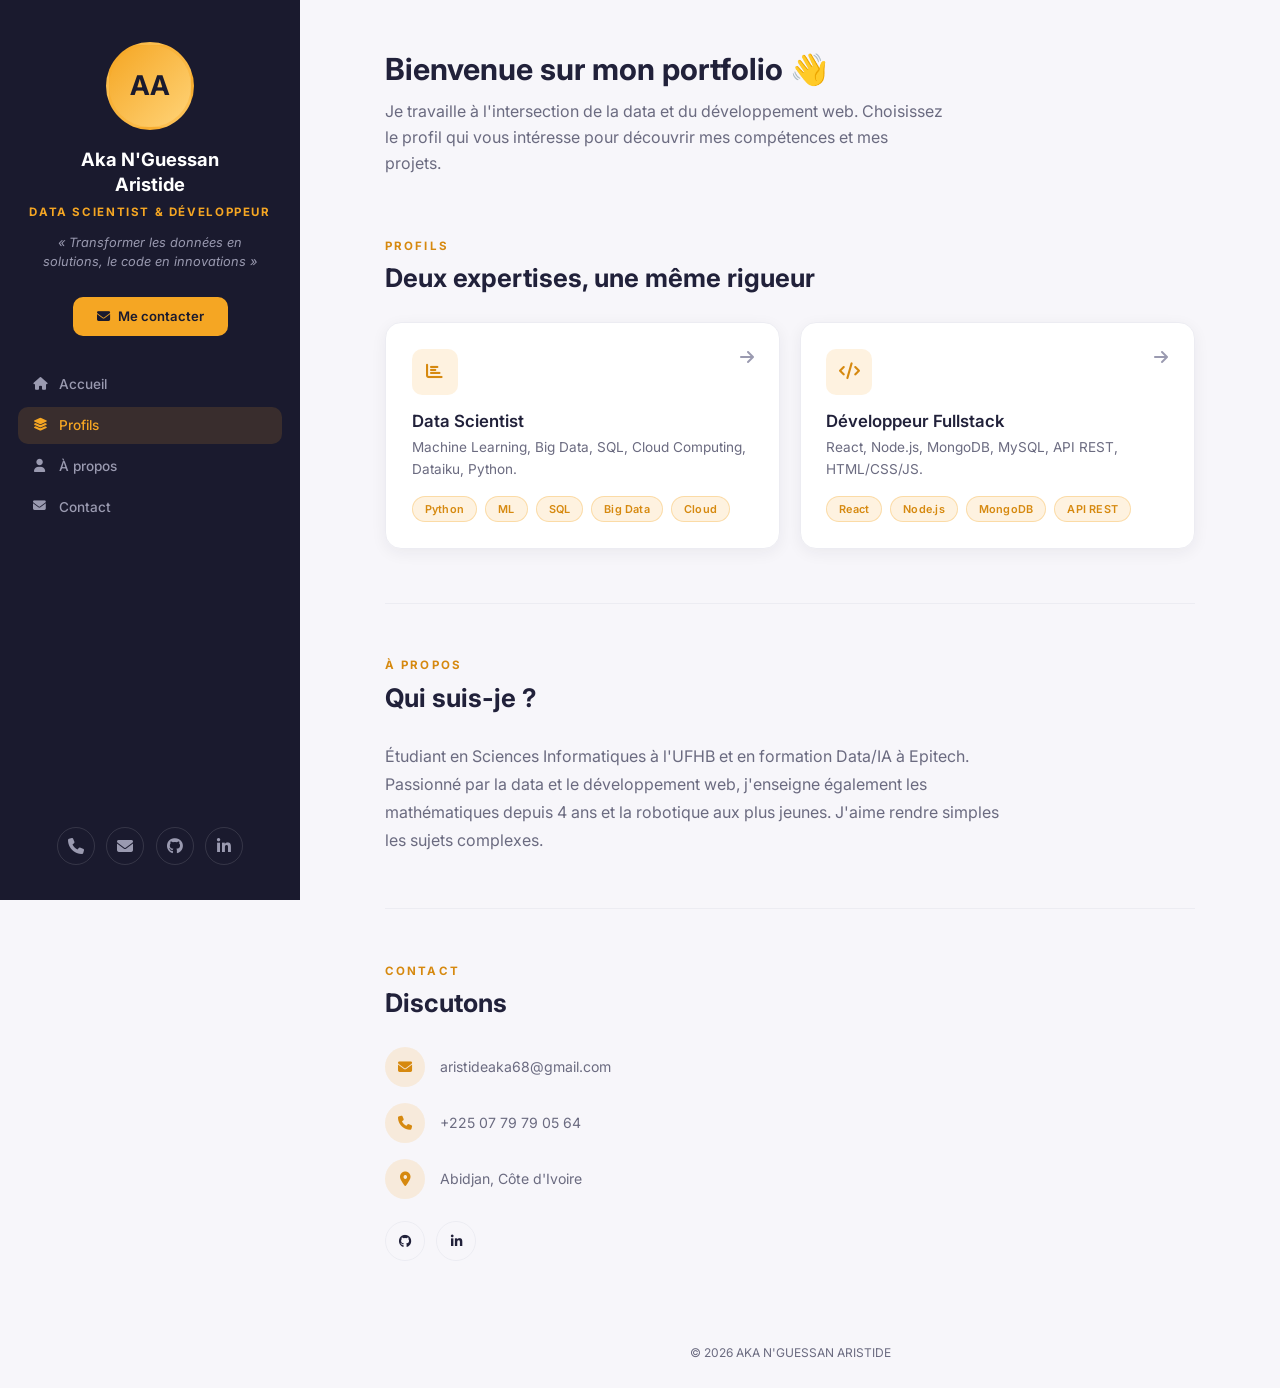
<file: index.html>
<!DOCTYPE html>
<html lang="fr">
<head>
    <meta charset="UTF-8">
    <meta name="viewport" content="width=device-width, initial-scale=1.0">
    <title>AKA N'GUESSAN ARISTIDE — Portfolio</title>
    <link rel="stylesheet" href="https://cdnjs.cloudflare.com/ajax/libs/font-awesome/6.4.0/css/all.min.css">
    <link href="https://fonts.googleapis.com/css2?family=Inter:wght@300;400;500;600;700&display=swap" rel="stylesheet">
    <link rel="stylesheet" href="css/style.css">
</head>
<body>

    <!-- Sidebar -->
    <aside class="sidebar">
        <div>
            <div class="sidebar-top">
                <div class="avatar">AA</div>
                <h1 class="sidebar-name">Aka N'Guessan<br>Aristide</h1>
                <p class="sidebar-title">Data Scientist &amp; Développeur</p>
                <p class="sidebar-tagline">« Transformer les données en solutions, le code en innovations »</p>
                <a href="#contact" class="btn-gold"><i class="fas fa-envelope text-xs"></i> Me contacter</a>
            </div>

            <nav class="sidebar-nav">
                <a href="#accueil" class="nav-link active"><i class="fas fa-home"></i> Accueil</a>
                <a href="#profils" class="nav-link"><i class="fas fa-layer-group"></i> Profils</a>
                <a href="#apropos" class="nav-link"><i class="fas fa-user"></i> À propos</a>
                <a href="#contact" class="nav-link"><i class="fas fa-envelope"></i> Contact</a>
            </nav>
        </div>

        <div class="sidebar-contact">
            <a href="tel:+2250779790564" class="contact-icon" title="Téléphone"><i class="fas fa-phone"></i></a>
            <a href="mailto:aristideaka68@gmail.com" class="contact-icon" title="Email"><i class="fas fa-envelope"></i></a>
            <a href="#" class="contact-icon" title="GitHub"><i class="fab fa-github"></i></a>
            <a href="#" class="contact-icon" title="LinkedIn"><i class="fab fa-linkedin-in"></i></a>
        </div>
    </aside>

    <!-- Contenu -->
    <main>
        <div class="content-inner">

            <!-- Hero / Accueil -->
            <section id="accueil" class="hero-intro fade-in">
                <h2>Bienvenue sur mon portfolio 👋</h2>
                <p>Je travaille à l'intersection de la data et du développement web. Choisissez le profil
                    qui vous intéresse pour découvrir mes compétences et mes projets.</p>
            </section>

            <!-- Profils -->
            <section id="profils" class="section fade-in">
                <p class="section-label">Profils</p>
                <h2 class="section-title">Deux expertises, une même rigueur</h2>
                <div style="display:grid;gap:1.2rem;" class="md-grid-2">

                    <a href="data-scientist.html" class="card" style="display:block;">
                        <div style="display:flex;align-items:flex-start;justify-content:space-between;margin-bottom:1rem;">
                            <div class="icon-box" style="margin-bottom:0;"><i class="fas fa-chart-bar"></i></div>
                            <i class="fas fa-arrow-right" style="color:var(--gray-400);"></i>
                        </div>
                        <h3 style="font-weight:600;color:var(--ink);font-size:1.05rem;margin-bottom:.4rem;">Data Scientist</h3>
                        <p style="font-size:.85rem;color:var(--gray-600);margin-bottom:1rem;line-height:1.6;">
                            Machine Learning, Big Data, SQL, Cloud Computing, Dataiku, Python.
                        </p>
                        <div style="display:flex;flex-wrap:wrap;gap:.5rem;">
                            <span class="tag-gold">Python</span>
                            <span class="tag-gold">ML</span>
                            <span class="tag-gold">SQL</span>
                            <span class="tag-gold">Big Data</span>
                            <span class="tag-gold">Cloud</span>
                        </div>
                    </a>

                    <a href="fullstack.html" class="card" style="display:block;">
                        <div style="display:flex;align-items:flex-start;justify-content:space-between;margin-bottom:1rem;">
                            <div class="icon-box" style="margin-bottom:0;"><i class="fas fa-code"></i></div>
                            <i class="fas fa-arrow-right" style="color:var(--gray-400);"></i>
                        </div>
                        <h3 style="font-weight:600;color:var(--ink);font-size:1.05rem;margin-bottom:.4rem;">Développeur Fullstack</h3>
                        <p style="font-size:.85rem;color:var(--gray-600);margin-bottom:1rem;line-height:1.6;">
                            React, Node.js, MongoDB, MySQL, API REST, HTML/CSS/JS.
                        </p>
                        <div style="display:flex;flex-wrap:wrap;gap:.5rem;">
                            <span class="tag-gold">React</span>
                            <span class="tag-gold">Node.js</span>
                            <span class="tag-gold">MongoDB</span>
                            <span class="tag-gold">API REST</span>
                        </div>
                    </a>
                </div>
            </section>

            <!-- À propos -->
            <section id="apropos" class="section fade-in">
                <p class="section-label">À propos</p>
                <h2 class="section-title">Qui suis-je ?</h2>
                <p class="lead">
                    Étudiant en Sciences Informatiques à l'UFHB et en formation Data/IA à Epitech.
                    Passionné par la data et le développement web, j'enseigne également les mathématiques
                    depuis 4 ans et la robotique aux plus jeunes. J'aime rendre simples les sujets complexes.
                </p>
            </section>

            <!-- Contact -->
            <section id="contact" class="section fade-in">
                <p class="section-label">Contact</p>
                <h2 class="section-title">Discutons</h2>
                <div style="display:flex;flex-direction:column;gap:1rem;max-width:420px;">
                    <a href="mailto:aristideaka68@gmail.com" style="display:flex;align-items:center;gap:.9rem;font-size:.88rem;color:var(--gray-600);">
                        <span class="contact-icon-light"><i class="fas fa-envelope"></i></span>
                        aristideaka68@gmail.com
                    </a>
                    <a href="tel:+2250779790564" style="display:flex;align-items:center;gap:.9rem;font-size:.88rem;color:var(--gray-600);">
                        <span class="contact-icon-light"><i class="fas fa-phone"></i></span>
                        +225 07 79 79 05 64
                    </a>
                    <div style="display:flex;align-items:center;gap:.9rem;font-size:.88rem;color:var(--gray-600);">
                        <span class="contact-icon-light"><i class="fas fa-map-marker-alt"></i></span>
                        Abidjan, Côte d'Ivoire
                    </div>
                    <div style="display:flex;gap:.7rem;padding-top:.4rem;">
                        <a href="#" class="btn-outline" style="width:40px;height:40px;padding:0;border-radius:50%;"><i class="fab fa-github"></i></a>
                        <a href="#" class="btn-outline" style="width:40px;height:40px;padding:0;border-radius:50%;"><i class="fab fa-linkedin-in"></i></a>
                    </div>
                </div>
            </section>

        </div>

        <footer class="content-footer">
            © 2026 AKA N'GUESSAN ARISTIDE
        </footer>
    </main>

    <style>
        @media (min-width: 768px) {
            .md-grid-2 { grid-template-columns: repeat(2, 1fr); }
        }
    </style>

    <script src="js/main.js"></script>
</body>
</html>
</file>
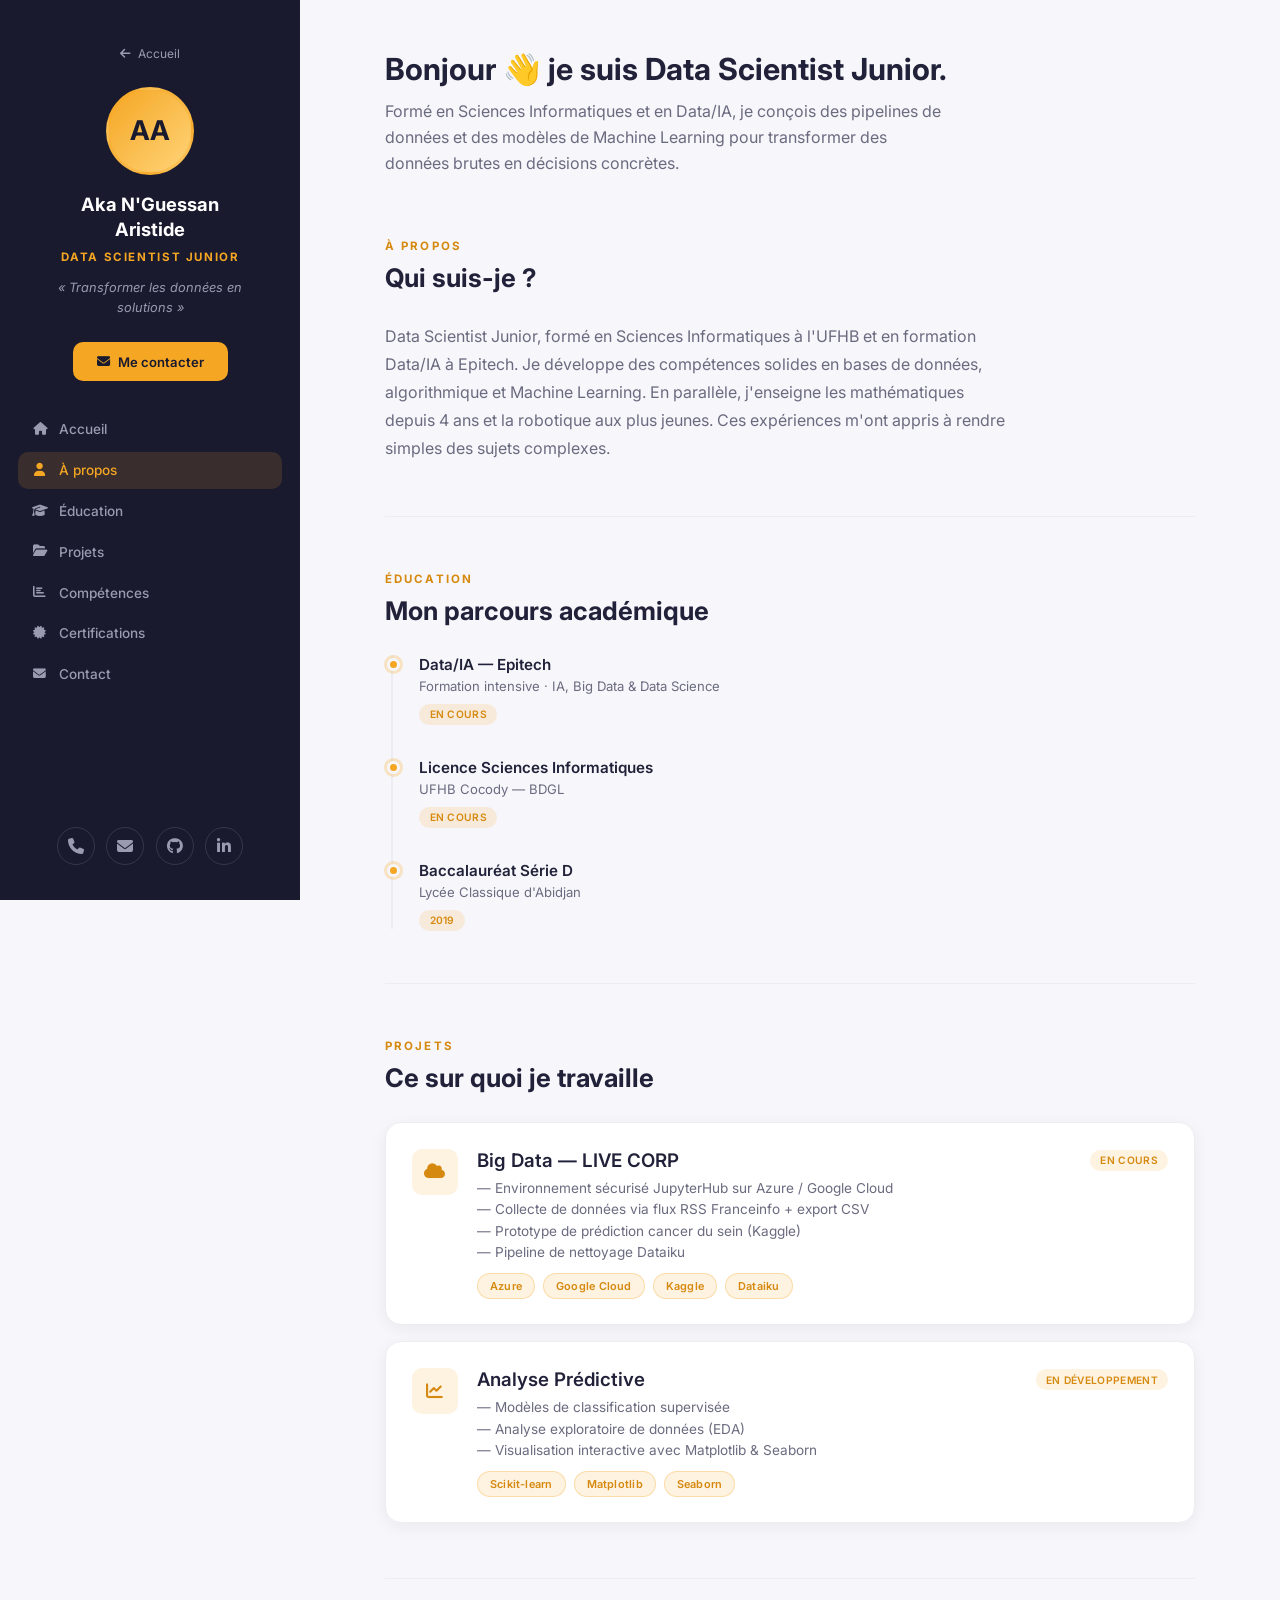
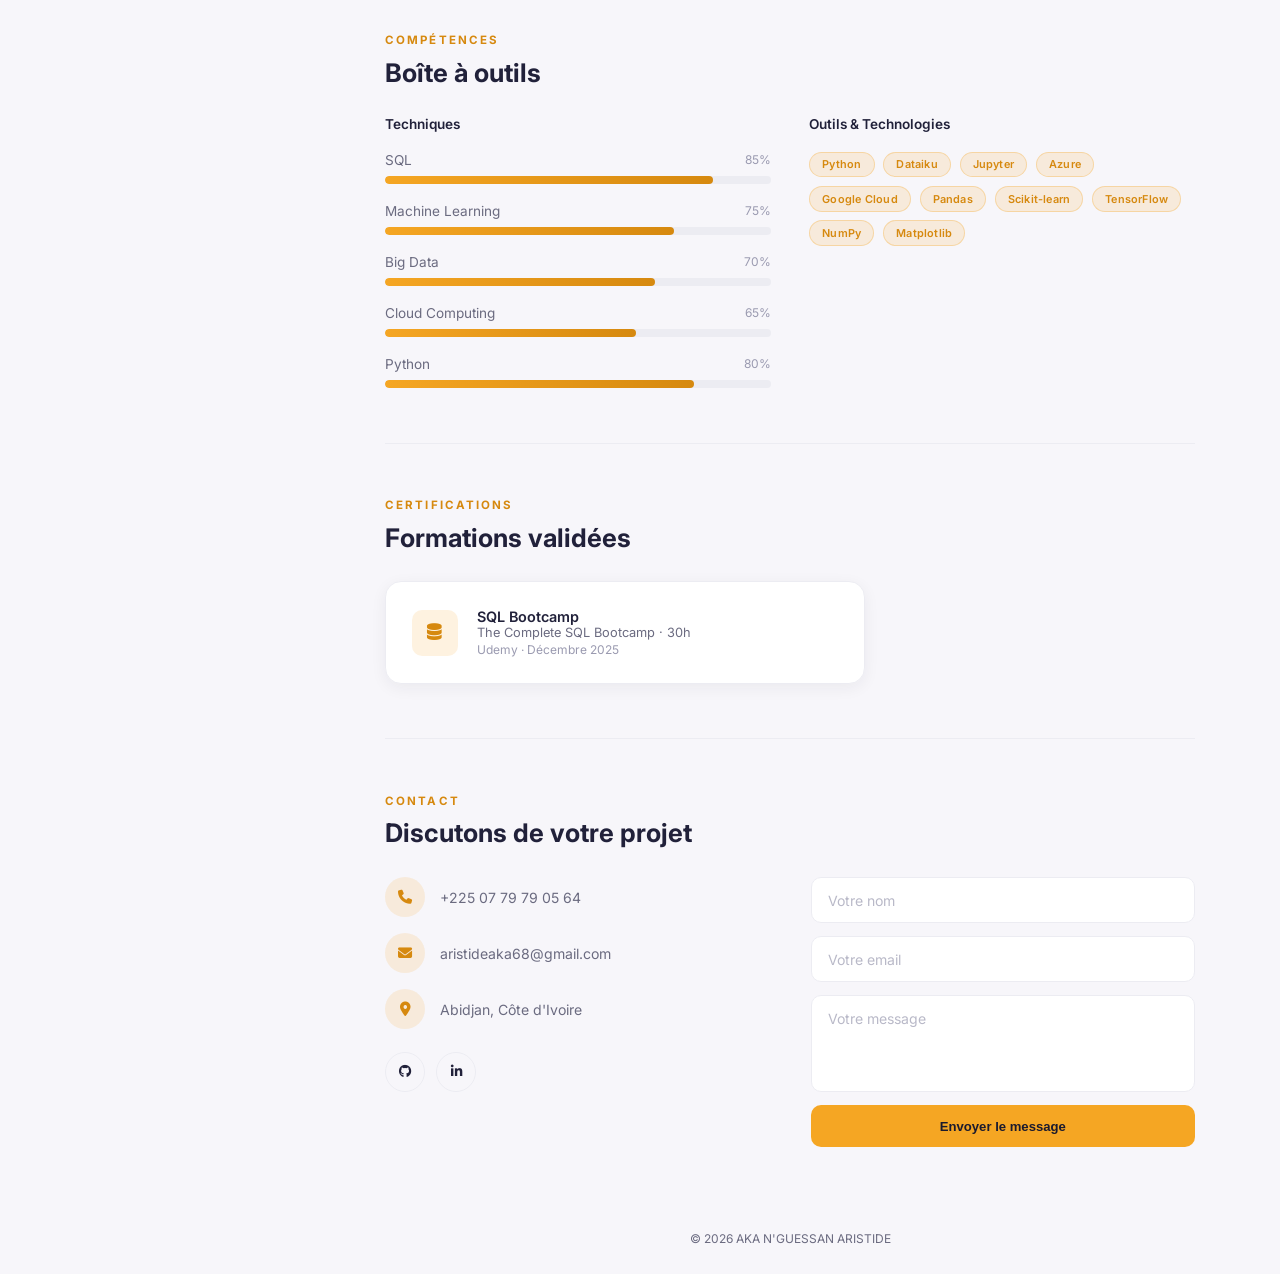
<file: data-scientist.html>
<!DOCTYPE html>
<html lang="fr">
<head>
    <meta charset="UTF-8">
    <meta name="viewport" content="width=device-width, initial-scale=1.0">
    <title>Data Scientist — AKA N'GUESSAN ARISTIDE</title>
    <link rel="stylesheet" href="https://cdnjs.cloudflare.com/ajax/libs/font-awesome/6.4.0/css/all.min.css">
    <link href="https://fonts.googleapis.com/css2?family=Inter:wght@300;400;500;600;700&display=swap" rel="stylesheet">
    <link rel="stylesheet" href="css/style.css">
</head>
<body>

    <!-- Sidebar -->
    <aside class="sidebar">
        <div>
            <div class="sidebar-top">
                <a href="index.html" class="sidebar-back"><i class="fas fa-arrow-left"></i> Accueil</a>
                <div class="avatar">AA</div>
                <h1 class="sidebar-name">Aka N'Guessan<br>Aristide</h1>
                <p class="sidebar-title">Data Scientist Junior</p>
                <p class="sidebar-tagline">« Transformer les données en solutions »</p>
                <a href="#contact" class="btn-gold"><i class="fas fa-envelope text-xs"></i> Me contacter</a>
            </div>

            <nav class="sidebar-nav">
                <a href="#accueil" class="nav-link active"><i class="fas fa-home"></i> Accueil</a>
                <a href="#apropos" class="nav-link"><i class="fas fa-user"></i> À propos</a>
                <a href="#education" class="nav-link"><i class="fas fa-graduation-cap"></i> Éducation</a>
                <a href="#projets" class="nav-link"><i class="fas fa-folder-open"></i> Projets</a>
                <a href="#competences" class="nav-link"><i class="fas fa-chart-bar"></i> Compétences</a>
                <a href="#certifications" class="nav-link"><i class="fas fa-certificate"></i> Certifications</a>
                <a href="#contact" class="nav-link"><i class="fas fa-envelope"></i> Contact</a>
            </nav>
        </div>

        <div class="sidebar-contact">
            <a href="tel:+2250779790564" class="contact-icon" title="Téléphone"><i class="fas fa-phone"></i></a>
            <a href="mailto:aristideaka68@gmail.com" class="contact-icon" title="Email"><i class="fas fa-envelope"></i></a>
            <a href="#" class="contact-icon" title="GitHub"><i class="fab fa-github"></i></a>
            <a href="#" class="contact-icon" title="LinkedIn"><i class="fab fa-linkedin-in"></i></a>
        </div>
    </aside>

    <!-- Contenu -->
    <main>
        <div class="content-inner">

            <!-- Hero / Accueil -->
            <section id="accueil" class="hero-intro fade-in">
                <h2>Bonjour 👋 je suis Data Scientist Junior.</h2>
                <p>Formé en Sciences Informatiques et en Data/IA, je conçois des pipelines de données et des modèles
                    de Machine Learning pour transformer des données brutes en décisions concrètes.</p>
            </section>

            <!-- À propos -->
            <section id="apropos" class="section fade-in">
                <p class="section-label">À propos</p>
                <h2 class="section-title">Qui suis-je ?</h2>
                <p class="lead">
                    Data Scientist Junior, formé en Sciences Informatiques à l'UFHB et en formation Data/IA à Epitech.
                    Je développe des compétences solides en bases de données, algorithmique et Machine Learning.
                    En parallèle, j'enseigne les mathématiques depuis 4 ans et la robotique aux plus jeunes.
                    Ces expériences m'ont appris à rendre simples des sujets complexes.
                </p>
            </section>

            <!-- Éducation -->
            <section id="education" class="section fade-in">
                <p class="section-label">Éducation</p>
                <h2 class="section-title">Mon parcours académique</h2>
                <div class="timeline">
                    <div class="timeline-item">
                        <span class="timeline-dot"></span>
                        <div class="timeline-content">
                            <h3>Data/IA — Epitech</h3>
                            <p>Formation intensive · IA, Big Data &amp; Data Science</p>
                            <span class="badge-status">En cours</span>
                        </div>
                    </div>
                    <div class="timeline-item">
                        <span class="timeline-dot"></span>
                        <div class="timeline-content">
                            <h3>Licence Sciences Informatiques</h3>
                            <p>UFHB Cocody — BDGL</p>
                            <span class="badge-status">En cours</span>
                        </div>
                    </div>
                    <div class="timeline-item">
                        <span class="timeline-dot"></span>
                        <div class="timeline-content">
                            <h3>Baccalauréat Série D</h3>
                            <p>Lycée Classique d'Abidjan</p>
                            <span class="badge-status">2019</span>
                        </div>
                    </div>
                </div>
            </section>

            <!-- Projets -->
            <section id="projets" class="section fade-in">
                <p class="section-label">Projets</p>
                <h2 class="section-title">Ce sur quoi je travaille</h2>
                <div class="space-y-4" style="display:flex;flex-direction:column;gap:1rem;">

                    <div class="card">
                        <div style="display:flex;align-items:flex-start;gap:1.2rem;">
                            <div class="icon-box"><i class="fas fa-cloud"></i></div>
                            <div style="flex:1;">
                                <div style="display:flex;align-items:center;justify-content:space-between;gap:.5rem;margin-bottom:.5rem;">
                                    <h3 style="font-weight:600;color:var(--ink);">Big Data — LIVE CORP</h3>
                                    <span class="badge-status">En cours</span>
                                </div>
                                <ul style="display:flex;flex-direction:column;gap:.35rem;margin-bottom:.8rem;">
                                    <li style="font-size:.85rem;color:var(--gray-600);">— Environnement sécurisé JupyterHub sur Azure / Google Cloud</li>
                                    <li style="font-size:.85rem;color:var(--gray-600);">— Collecte de données via flux RSS Franceinfo + export CSV</li>
                                    <li style="font-size:.85rem;color:var(--gray-600);">— Prototype de prédiction cancer du sein (Kaggle)</li>
                                    <li style="font-size:.85rem;color:var(--gray-600);">— Pipeline de nettoyage Dataiku</li>
                                </ul>
                                <div style="display:flex;flex-wrap:wrap;gap:.5rem;">
                                    <span class="tag-gold">Azure</span>
                                    <span class="tag-gold">Google Cloud</span>
                                    <span class="tag-gold">Kaggle</span>
                                    <span class="tag-gold">Dataiku</span>
                                </div>
                            </div>
                        </div>
                    </div>

                    <div class="card">
                        <div style="display:flex;align-items:flex-start;gap:1.2rem;">
                            <div class="icon-box"><i class="fas fa-chart-line"></i></div>
                            <div style="flex:1;">
                                <div style="display:flex;align-items:center;justify-content:space-between;gap:.5rem;margin-bottom:.5rem;">
                                    <h3 style="font-weight:600;color:var(--ink);">Analyse Prédictive</h3>
                                    <span class="badge-status">En développement</span>
                                </div>
                                <ul style="display:flex;flex-direction:column;gap:.35rem;margin-bottom:.8rem;">
                                    <li style="font-size:.85rem;color:var(--gray-600);">— Modèles de classification supervisée</li>
                                    <li style="font-size:.85rem;color:var(--gray-600);">— Analyse exploratoire de données (EDA)</li>
                                    <li style="font-size:.85rem;color:var(--gray-600);">— Visualisation interactive avec Matplotlib &amp; Seaborn</li>
                                </ul>
                                <div style="display:flex;flex-wrap:wrap;gap:.5rem;">
                                    <span class="tag-gold">Scikit-learn</span>
                                    <span class="tag-gold">Matplotlib</span>
                                    <span class="tag-gold">Seaborn</span>
                                </div>
                            </div>
                        </div>
                    </div>
                </div>
            </section>

            <!-- Compétences -->
            <section id="competences" class="section fade-in">
                <p class="section-label">Compétences</p>
                <h2 class="section-title">Boîte à outils</h2>
                <div style="display:grid;gap:2.4rem;" class="md-grid-2">
                    <div>
                        <h3 style="font-size:.85rem;font-weight:600;color:var(--ink);margin-bottom:1.2rem;">Techniques</h3>
                        <div class="skill-item">
                            <div style="display:flex;justify-content:space-between;font-size:.85rem;margin-bottom:.5rem;">
                                <span style="color:var(--gray-600);">SQL</span>
                                <span style="color:var(--gray-400);font-size:.75rem;">85%</span>
                            </div>
                            <div class="skill-bar-track"><div class="skill-bar-fill" style="width:85%"></div></div>
                        </div>
                        <div class="skill-item">
                            <div style="display:flex;justify-content:space-between;font-size:.85rem;margin-bottom:.5rem;">
                                <span style="color:var(--gray-600);">Machine Learning</span>
                                <span style="color:var(--gray-400);font-size:.75rem;">75%</span>
                            </div>
                            <div class="skill-bar-track"><div class="skill-bar-fill" style="width:75%"></div></div>
                        </div>
                        <div class="skill-item">
                            <div style="display:flex;justify-content:space-between;font-size:.85rem;margin-bottom:.5rem;">
                                <span style="color:var(--gray-600);">Big Data</span>
                                <span style="color:var(--gray-400);font-size:.75rem;">70%</span>
                            </div>
                            <div class="skill-bar-track"><div class="skill-bar-fill" style="width:70%"></div></div>
                        </div>
                        <div class="skill-item">
                            <div style="display:flex;justify-content:space-between;font-size:.85rem;margin-bottom:.5rem;">
                                <span style="color:var(--gray-600);">Cloud Computing</span>
                                <span style="color:var(--gray-400);font-size:.75rem;">65%</span>
                            </div>
                            <div class="skill-bar-track"><div class="skill-bar-fill" style="width:65%"></div></div>
                        </div>
                        <div class="skill-item">
                            <div style="display:flex;justify-content:space-between;font-size:.85rem;margin-bottom:.5rem;">
                                <span style="color:var(--gray-600);">Python</span>
                                <span style="color:var(--gray-400);font-size:.75rem;">80%</span>
                            </div>
                            <div class="skill-bar-track"><div class="skill-bar-fill" style="width:80%"></div></div>
                        </div>
                    </div>

                    <div>
                        <h3 style="font-size:.85rem;font-weight:600;color:var(--ink);margin-bottom:1.2rem;">Outils &amp; Technologies</h3>
                        <div style="display:flex;flex-wrap:wrap;gap:.55rem;">
                            <span class="tag-gold">Python</span>
                            <span class="tag-gold">Dataiku</span>
                            <span class="tag-gold">Jupyter</span>
                            <span class="tag-gold">Azure</span>
                            <span class="tag-gold">Google Cloud</span>
                            <span class="tag-gold">Pandas</span>
                            <span class="tag-gold">Scikit-learn</span>
                            <span class="tag-gold">TensorFlow</span>
                            <span class="tag-gold">NumPy</span>
                            <span class="tag-gold">Matplotlib</span>
                        </div>
                    </div>
                </div>
            </section>

            <!-- Certifications -->
            <section id="certifications" class="section fade-in">
                <p class="section-label">Certifications</p>
                <h2 class="section-title">Formations validées</h2>
                <div class="card" style="display:flex;align-items:center;gap:1.2rem;max-width:480px;">
                    <div class="icon-box" style="margin-bottom:0;"><i class="fas fa-database"></i></div>
                    <div>
                        <p style="font-weight:600;color:var(--ink);font-size:.9rem;">SQL Bootcamp</p>
                        <p style="font-size:.8rem;color:var(--gray-600);">The Complete SQL Bootcamp · 30h</p>
                        <p style="font-size:.75rem;color:var(--gray-400);margin-top:.15rem;">Udemy · Décembre 2025</p>
                    </div>
                </div>
            </section>

            <!-- Contact -->
            <section id="contact" class="section fade-in">
                <p class="section-label">Contact</p>
                <h2 class="section-title">Discutons de votre projet</h2>
                <div style="display:grid;gap:2.6rem;" class="md-grid-2">
                    <div style="display:flex;flex-direction:column;gap:1rem;">
                        <a href="tel:+2250779790564" style="display:flex;align-items:center;gap:.9rem;font-size:.88rem;color:var(--gray-600);">
                            <span class="contact-icon-light"><i class="fas fa-phone"></i></span>
                            +225 07 79 79 05 64
                        </a>
                        <a href="mailto:aristideaka68@gmail.com" style="display:flex;align-items:center;gap:.9rem;font-size:.88rem;color:var(--gray-600);">
                            <span class="contact-icon-light"><i class="fas fa-envelope"></i></span>
                            aristideaka68@gmail.com
                        </a>
                        <div style="display:flex;align-items:center;gap:.9rem;font-size:.88rem;color:var(--gray-600);">
                            <span class="contact-icon-light"><i class="fas fa-map-marker-alt"></i></span>
                            Abidjan, Côte d'Ivoire
                        </div>
                        <div style="display:flex;gap:.7rem;padding-top:.4rem;">
                            <a href="#" class="btn-outline" style="width:40px;height:40px;padding:0;border-radius:50%;"><i class="fab fa-github"></i></a>
                            <a href="#" class="btn-outline" style="width:40px;height:40px;padding:0;border-radius:50%;"><i class="fab fa-linkedin-in"></i></a>
                        </div>
                    </div>

                    <form id="contactForm" style="display:flex;flex-direction:column;gap:.8rem;">
                        <input type="text" placeholder="Votre nom" class="input-field">
                        <input type="email" placeholder="Votre email" class="input-field">
                        <textarea rows="4" placeholder="Votre message" class="input-field" style="resize:none;"></textarea>
                        <button type="submit" class="btn-gold" style="width:100%;padding:.85rem;">Envoyer le message</button>
                    </form>
                </div>
            </section>

        </div>

        <footer class="content-footer">
            © 2026 AKA N'GUESSAN ARISTIDE
        </footer>
    </main>

    <style>
        @media (min-width: 768px) {
            .md-grid-2 { grid-template-columns: repeat(2, 1fr); }
        }
    </style>

    <script src="js/main.js"></script>
    <script src="js/data-scientist.js"></script>
</body>
</html>
</file>
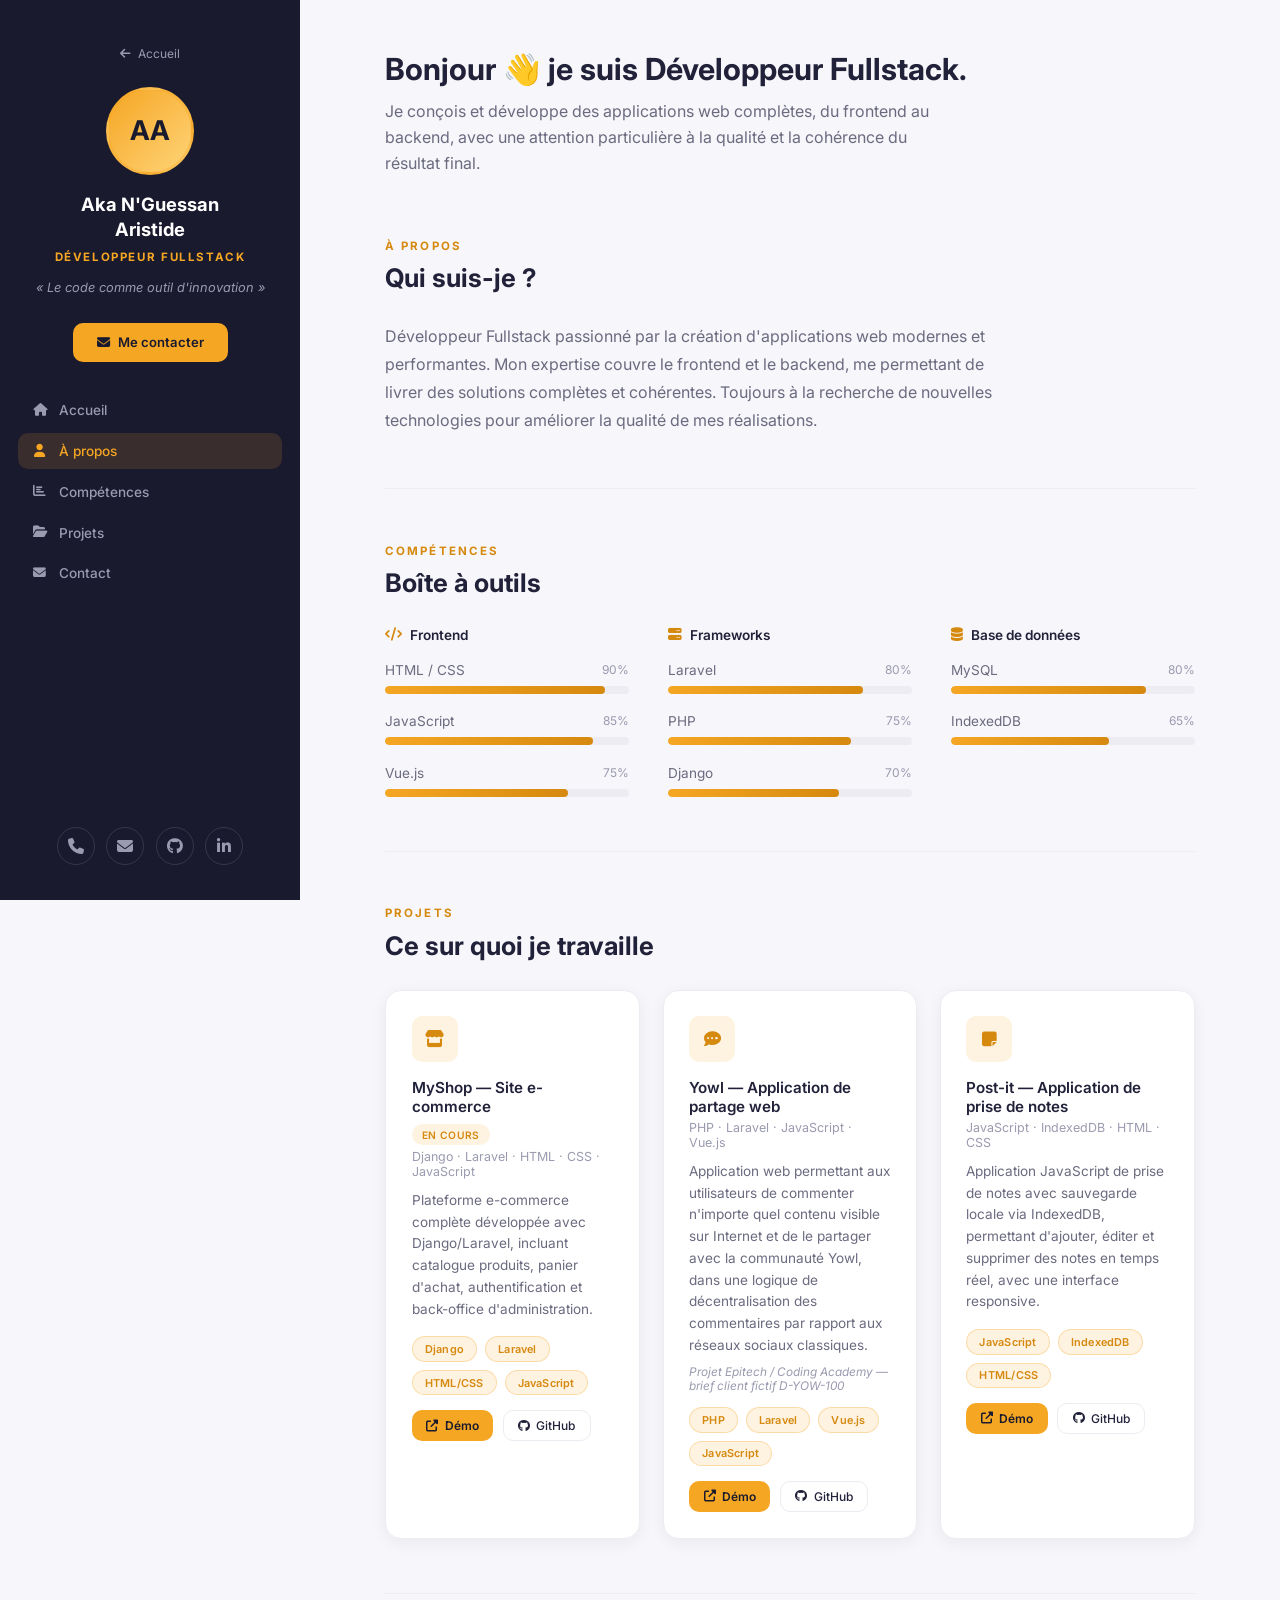
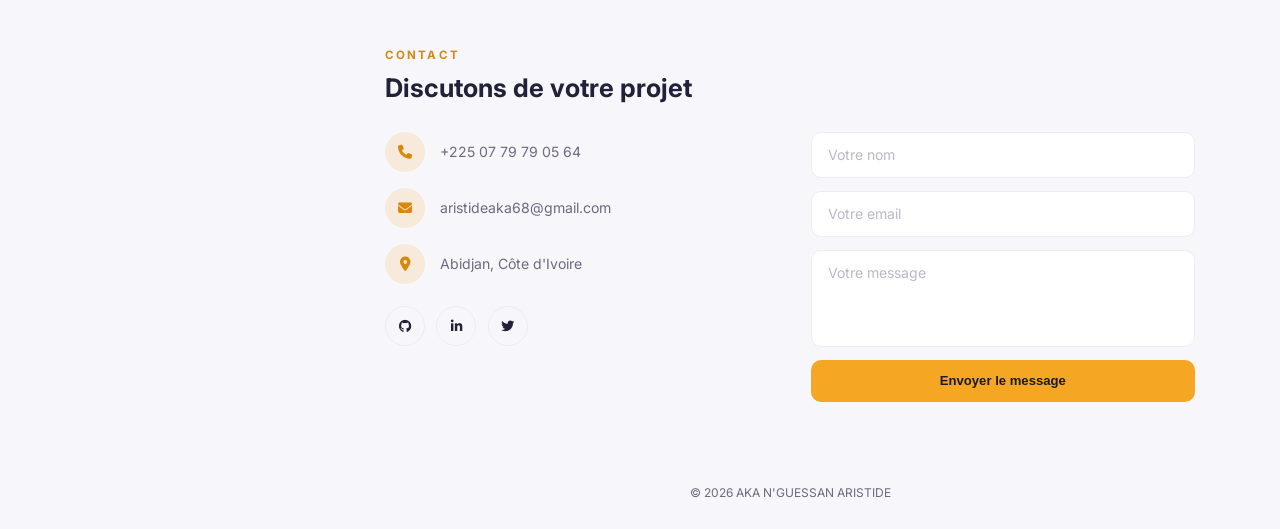
<file: fullstack.html>
<!DOCTYPE html>
<html lang="fr">
<head>
    <meta charset="UTF-8">
    <meta name="viewport" content="width=device-width, initial-scale=1.0">
    <title>Développeur Fullstack — AKA N'GUESSAN ARISTIDE</title>
    <link rel="stylesheet" href="https://cdnjs.cloudflare.com/ajax/libs/font-awesome/6.4.0/css/all.min.css">
    <link href="https://fonts.googleapis.com/css2?family=Inter:wght@300;400;500;600;700&display=swap" rel="stylesheet">
    <link rel="stylesheet" href="css/style.css">
</head>
<body>

    <!-- Sidebar -->
    <aside class="sidebar">
        <div>
            <div class="sidebar-top">
                <a href="index.html" class="sidebar-back"><i class="fas fa-arrow-left"></i> Accueil</a>
                <div class="avatar">AA</div>
                <h1 class="sidebar-name">Aka N'Guessan<br>Aristide</h1>
                <p class="sidebar-title">Développeur Fullstack</p>
                <p class="sidebar-tagline">« Le code comme outil d'innovation »</p>
                <a href="#contact" class="btn-gold"><i class="fas fa-envelope text-xs"></i> Me contacter</a>
            </div>

            <nav class="sidebar-nav">
                <a href="#accueil" class="nav-link active"><i class="fas fa-home"></i> Accueil</a>
                <a href="#apropos" class="nav-link"><i class="fas fa-user"></i> À propos</a>
                <a href="#competences" class="nav-link"><i class="fas fa-chart-bar"></i> Compétences</a>
                <a href="#projets" class="nav-link"><i class="fas fa-folder-open"></i> Projets</a>
                <a href="#contact" class="nav-link"><i class="fas fa-envelope"></i> Contact</a>
            </nav>
        </div>

        <div class="sidebar-contact">
            <a href="tel:+2250779790564" class="contact-icon" title="Téléphone"><i class="fas fa-phone"></i></a>
            <a href="mailto:aristideaka68@gmail.com" class="contact-icon" title="Email"><i class="fas fa-envelope"></i></a>
            <a href="#" class="contact-icon" title="GitHub"><i class="fab fa-github"></i></a>
            <a href="#" class="contact-icon" title="LinkedIn"><i class="fab fa-linkedin-in"></i></a>
        </div>
    </aside>

    <!-- Contenu -->
    <main>
        <div class="content-inner">

            <!-- Hero / Accueil -->
            <section id="accueil" class="hero-intro fade-in">
                <h2>Bonjour 👋 je suis Développeur Fullstack.</h2>
                <p>Je conçois et développe des applications web complètes, du frontend au backend,
                    avec une attention particulière à la qualité et la cohérence du résultat final.</p>
            </section>

            <!-- À propos -->
            <section id="apropos" class="section fade-in">
                <p class="section-label">À propos</p>
                <h2 class="section-title">Qui suis-je ?</h2>
                <p class="lead">
                    Développeur Fullstack passionné par la création d'applications web modernes et performantes.
                    Mon expertise couvre le frontend et le backend, me permettant de livrer des solutions
                    complètes et cohérentes. Toujours à la recherche de nouvelles technologies pour améliorer
                    la qualité de mes réalisations.
                </p>
            </section>

            <!-- Compétences -->
            <section id="competences" class="section fade-in">
                <p class="section-label">Compétences</p>
                <h2 class="section-title">Boîte à outils</h2>
                <div style="display:grid;gap:2.4rem;" class="md-grid-3">

                    <div>
                        <h3 style="font-size:.85rem;font-weight:600;color:var(--ink);margin-bottom:1.2rem;display:flex;align-items:center;gap:.5rem;">
                            <i class="fas fa-code" style="color:var(--gold-dark);font-size:.85rem;"></i> Frontend
                        </h3>
                        <div class="skill-item">
                            <div style="display:flex;justify-content:space-between;font-size:.85rem;margin-bottom:.5rem;">
                                <span style="color:var(--gray-600);">HTML / CSS</span>
                                <span style="color:var(--gray-400);font-size:.75rem;">90%</span>
                            </div>
                            <div class="skill-bar-track"><div class="skill-bar-fill" style="width:90%"></div></div>
                        </div>
                        <div class="skill-item">
                            <div style="display:flex;justify-content:space-between;font-size:.85rem;margin-bottom:.5rem;">
                                <span style="color:var(--gray-600);">JavaScript</span>
                                <span style="color:var(--gray-400);font-size:.75rem;">85%</span>
                            </div>
                            <div class="skill-bar-track"><div class="skill-bar-fill" style="width:85%"></div></div>
                        </div>
                        <div class="skill-item">
                            <div style="display:flex;justify-content:space-between;font-size:.85rem;margin-bottom:.5rem;">
                                <span style="color:var(--gray-600);">Vue.js</span>
                                <span style="color:var(--gray-400);font-size:.75rem;">75%</span>
                            </div>
                            <div class="skill-bar-track"><div class="skill-bar-fill" style="width:75%"></div></div>
                        </div>
                    </div>

                    <div>
                        <h3 style="font-size:.85rem;font-weight:600;color:var(--ink);margin-bottom:1.2rem;display:flex;align-items:center;gap:.5rem;">
                            <i class="fas fa-server" style="color:var(--gold-dark);font-size:.85rem;"></i> Frameworks
                        </h3>
                        <div class="skill-item">
                            <div style="display:flex;justify-content:space-between;font-size:.85rem;margin-bottom:.5rem;">
                                <span style="color:var(--gray-600);">Laravel</span>
                                <span style="color:var(--gray-400);font-size:.75rem;">80%</span>
                            </div>
                            <div class="skill-bar-track"><div class="skill-bar-fill" style="width:80%"></div></div>
                        </div>
                        <div class="skill-item">
                            <div style="display:flex;justify-content:space-between;font-size:.85rem;margin-bottom:.5rem;">
                                <span style="color:var(--gray-600);">PHP</span>
                                <span style="color:var(--gray-400);font-size:.75rem;">75%</span>
                            </div>
                            <div class="skill-bar-track"><div class="skill-bar-fill" style="width:75%"></div></div>
                        </div>
                        <div class="skill-item">
                            <div style="display:flex;justify-content:space-between;font-size:.85rem;margin-bottom:.5rem;">
                                <span style="color:var(--gray-600);">Django</span>
                                <span style="color:var(--gray-400);font-size:.75rem;">70%</span>
                            </div>
                            <div class="skill-bar-track"><div class="skill-bar-fill" style="width:70%"></div></div>
                        </div>
                    </div>

                    <div>
                        <h3 style="font-size:.85rem;font-weight:600;color:var(--ink);margin-bottom:1.2rem;display:flex;align-items:center;gap:.5rem;">
                            <i class="fas fa-database" style="color:var(--gold-dark);font-size:.85rem;"></i> Base de données
                        </h3>
                        <div class="skill-item">
                            <div style="display:flex;justify-content:space-between;font-size:.85rem;margin-bottom:.5rem;">
                                <span style="color:var(--gray-600);">MySQL</span>
                                <span style="color:var(--gray-400);font-size:.75rem;">80%</span>
                            </div>
                            <div class="skill-bar-track"><div class="skill-bar-fill" style="width:80%"></div></div>
                        </div>
                        <div class="skill-item">
                            <div style="display:flex;justify-content:space-between;font-size:.85rem;margin-bottom:.5rem;">
                                <span style="color:var(--gray-600);">IndexedDB</span>
                                <span style="color:var(--gray-400);font-size:.75rem;">65%</span>
                            </div>
                            <div class="skill-bar-track"><div class="skill-bar-fill" style="width:65%"></div></div>
                        </div>
                    </div>
                </div>
            </section>

            <!-- Projets -->
            <section id="projets" class="section fade-in">
                <p class="section-label">Projets</p>
                <h2 class="section-title">Ce sur quoi je travaille</h2>
                <div style="display:grid;gap:1.4rem;" class="md-grid-3">

                    <!-- MyShop -->
                    <div class="card">
                        <div class="icon-box"><i class="fas fa-store"></i></div>
                        <div style="display:flex;align-items:center;gap:.5rem;flex-wrap:wrap;margin-bottom:.2rem;">
                            <h3 style="font-weight:600;color:var(--ink);font-size:.95rem;">MyShop — Site e-commerce</h3>
                            <span class="badge-status">En cours</span>
                        </div>
                        <p style="font-size:.78rem;color:var(--gray-400);margin-bottom:.7rem;">Django · Laravel · HTML · CSS · JavaScript</p>
                        <p style="font-size:.85rem;color:var(--gray-600);margin-bottom:1rem;line-height:1.6;">
                            Plateforme e-commerce complète développée avec Django/Laravel, incluant catalogue produits, panier d'achat, authentification et back-office d'administration.
                        </p>
                        <div style="display:flex;flex-wrap:wrap;gap:.5rem;margin-bottom:.9rem;">
                            <span class="tag-gold">Django</span>
                            <span class="tag-gold">Laravel</span>
                            <span class="tag-gold">HTML/CSS</span>
                            <span class="tag-gold">JavaScript</span>
                        </div>
                        <div style="display:flex;gap:.6rem;">
                            <a href="#" class="btn-gold" style="font-size:.75rem;padding:.45rem .9rem;gap:.4rem;"><i class="fas fa-external-link-alt"></i> Démo</a>
                            <a href="https://github.com/aristide-aka/myshop" target="_blank" rel="noopener" class="btn-outline" style="font-size:.75rem;padding:.45rem .9rem;gap:.4rem;"><i class="fab fa-github"></i> GitHub</a>
                        </div>
                    </div>

                    <!-- Yowl -->
                    <div class="card">
                        <div class="icon-box"><i class="fas fa-comment-dots"></i></div>
                        <h3 style="font-weight:600;color:var(--ink);font-size:.95rem;margin-bottom:.2rem;">Yowl — Application de partage web</h3>
                        <p style="font-size:.78rem;color:var(--gray-400);margin-bottom:.7rem;">PHP · Laravel · JavaScript · Vue.js</p>
                        <p style="font-size:.85rem;color:var(--gray-600);margin-bottom:.5rem;line-height:1.6;">
                            Application web permettant aux utilisateurs de commenter n'importe quel contenu visible sur Internet et de le partager avec la communauté Yowl, dans une logique de décentralisation des commentaires par rapport aux réseaux sociaux classiques.
                        </p>
                        <p style="font-size:.74rem;color:var(--gray-400);font-style:italic;margin-bottom:.9rem;">
                            Projet Epitech / Coding Academy — brief client fictif D-YOW-100
                        </p>
                        <div style="display:flex;flex-wrap:wrap;gap:.5rem;margin-bottom:.9rem;">
                            <span class="tag-gold">PHP</span>
                            <span class="tag-gold">Laravel</span>
                            <span class="tag-gold">Vue.js</span>
                            <span class="tag-gold">JavaScript</span>
                        </div>
                        <div style="display:flex;gap:.6rem;">
                            <a href="#" class="btn-gold" style="font-size:.75rem;padding:.45rem .9rem;gap:.4rem;"><i class="fas fa-external-link-alt"></i> Démo</a>
                            <a href="https://github.com/aristide-aka/YOWL" target="_blank" rel="noopener" class="btn-outline" style="font-size:.75rem;padding:.45rem .9rem;gap:.4rem;"><i class="fab fa-github"></i> GitHub</a>
                        </div>
                    </div>

                    <!-- Post-it -->
                    <div class="card">
                        <div class="icon-box"><i class="fas fa-sticky-note"></i></div>
                        <h3 style="font-weight:600;color:var(--ink);font-size:.95rem;margin-bottom:.2rem;">Post-it — Application de prise de notes</h3>
                        <p style="font-size:.78rem;color:var(--gray-400);margin-bottom:.7rem;">JavaScript · IndexedDB · HTML · CSS</p>
                        <p style="font-size:.85rem;color:var(--gray-600);margin-bottom:1rem;line-height:1.6;">
                            Application JavaScript de prise de notes avec sauvegarde locale via IndexedDB, permettant d'ajouter, éditer et supprimer des notes en temps réel, avec une interface responsive.
                        </p>
                        <div style="display:flex;flex-wrap:wrap;gap:.5rem;margin-bottom:.9rem;">
                            <span class="tag-gold">JavaScript</span>
                            <span class="tag-gold">IndexedDB</span>
                            <span class="tag-gold">HTML/CSS</span>
                        </div>
                        <div style="display:flex;gap:.6rem;">
                            <a href="https://mypostits.netlify.app/" target="_blank" rel="noopener" class="btn-gold" style="font-size:.75rem;padding:.45rem .9rem;gap:.4rem;"><i class="fas fa-external-link-alt"></i> Démo</a>
                            <a href="https://github.com/aristide-aka/postit" target="_blank" rel="noopener" class="btn-outline" style="font-size:.75rem;padding:.45rem .9rem;gap:.4rem;"><i class="fab fa-github"></i> GitHub</a>
                        </div>
                    </div>

                </div>
            </section>

            <!-- Contact -->
            <section id="contact" class="section fade-in">
                <p class="section-label">Contact</p>
                <h2 class="section-title">Discutons de votre projet</h2>
                <div style="display:grid;gap:2.6rem;" class="md-grid-2">
                    <div style="display:flex;flex-direction:column;gap:1rem;">
                        <a href="tel:+2250779790564" style="display:flex;align-items:center;gap:.9rem;font-size:.88rem;color:var(--gray-600);">
                            <span class="contact-icon-light"><i class="fas fa-phone"></i></span>
                            +225 07 79 79 05 64
                        </a>
                        <a href="mailto:aristideaka68@gmail.com" style="display:flex;align-items:center;gap:.9rem;font-size:.88rem;color:var(--gray-600);">
                            <span class="contact-icon-light"><i class="fas fa-envelope"></i></span>
                            aristideaka68@gmail.com
                        </a>
                        <div style="display:flex;align-items:center;gap:.9rem;font-size:.88rem;color:var(--gray-600);">
                            <span class="contact-icon-light"><i class="fas fa-map-marker-alt"></i></span>
                            Abidjan, Côte d'Ivoire
                        </div>
                        <div style="display:flex;gap:.7rem;padding-top:.4rem;">
                            <a href="#" class="btn-outline" style="width:40px;height:40px;padding:0;border-radius:50%;"><i class="fab fa-github"></i></a>
                            <a href="#" class="btn-outline" style="width:40px;height:40px;padding:0;border-radius:50%;"><i class="fab fa-linkedin-in"></i></a>
                            <a href="#" class="btn-outline" style="width:40px;height:40px;padding:0;border-radius:50%;"><i class="fab fa-twitter"></i></a>
                        </div>
                    </div>

                    <form id="contactForm" style="display:flex;flex-direction:column;gap:.8rem;">
                        <input type="text" placeholder="Votre nom" class="input-field">
                        <input type="email" placeholder="Votre email" class="input-field">
                        <textarea rows="4" placeholder="Votre message" class="input-field" style="resize:none;"></textarea>
                        <button type="submit" class="btn-gold" style="width:100%;padding:.85rem;">Envoyer le message</button>
                    </form>
                </div>
            </section>

        </div>

        <footer class="content-footer">
            © 2026 AKA N'GUESSAN ARISTIDE
        </footer>
    </main>

    <style>
        @media (min-width: 768px) {
            .md-grid-2 { grid-template-columns: repeat(2, 1fr); }
            .md-grid-3 { grid-template-columns: repeat(3, 1fr); }
        }
    </style>

    <script src="js/main.js"></script>
    <script src="js/fullstack.js"></script>
</body>
</html>
</file>
<file: css/style.css>
/* ════════════════════════════════════════════
   Design tokens
   ════════════════════════════════════════════ */
:root {
    --navy: #1a1a2e;
    --navy-light: #25253f;
    --gold: #F5A623;
    --gold-dark: #d6890f;
    --gold-soft: rgba(245, 166, 35, 0.14);

    --bg-content: #f7f6fa;
    --white: #ffffff;
    --gray-200: #ececf2;
    --gray-400: #9a9ab0;
    --gray-600: #6b6b80;
    --ink: #21213a;

    --radius-lg: 22px;
    --radius-md: 16px;
    --radius-sm: 10px;

    --shadow-card: 0 4px 16px rgba(26, 26, 46, 0.06);
    --shadow-soft: 0 14px 36px -12px rgba(26, 26, 46, 0.16);

    --ease: cubic-bezier(0.4, 0, 0.2, 1);
}

/* ════════════════════════════════════════════
   Reset & Base
   ════════════════════════════════════════════ */
*, *::before, *::after {
    margin: 0;
    padding: 0;
    box-sizing: border-box;
}

html {
    scroll-behavior: smooth;
    -webkit-font-smoothing: antialiased;
}

body {
    font-family: 'Inter', sans-serif;
    background: var(--bg-content);
    color: var(--ink);
}

a { text-decoration: none; color: inherit; }
ul { list-style: none; }

/* ════════════════════════════════════════════
   Layout — sidebar + contenu
   ════════════════════════════════════════════ */
@media (min-width: 1024px) {
    body {
        display: grid;
        grid-template-columns: 300px 1fr;
        min-height: 100vh;
    }
    .sidebar {
        position: sticky;
        top: 0;
        height: 100vh;
        overflow-y: auto;
    }
}

.sidebar {
    background: var(--navy);
    color: var(--white);
    display: flex;
    flex-direction: column;
    justify-content: space-between;
}

.sidebar::-webkit-scrollbar { width: 4px; }
.sidebar::-webkit-scrollbar-thumb { background: var(--navy-light); border-radius: 9999px; }

.sidebar-top {
    padding: 2.6rem 1.8rem 1.4rem;
    text-align: center;
}

.sidebar-back {
    display: inline-flex;
    align-items: center;
    gap: .4rem;
    font-size: .75rem;
    color: var(--gray-400);
    margin-bottom: 1.6rem;
    transition: color .2s;
}
.sidebar-back:hover { color: var(--gold); }

.avatar {
    width: 88px;
    height: 88px;
    border-radius: 50%;
    margin: 0 auto 1.1rem;
    background: linear-gradient(135deg, var(--gold), #ffd479);
    display: flex;
    align-items: center;
    justify-content: center;
    font-size: 1.7rem;
    font-weight: 700;
    color: var(--navy);
    border: 3px solid rgba(245, 166, 35, 0.35);
}

.sidebar-name {
    font-size: 1.15rem;
    font-weight: 700;
    line-height: 1.35;
    margin-bottom: .5rem;
}

.sidebar-title {
    font-size: .72rem;
    font-weight: 700;
    letter-spacing: .14em;
    text-transform: uppercase;
    color: var(--gold);
    margin-bottom: .9rem;
}

.sidebar-tagline {
    font-size: .8rem;
    color: var(--gray-400);
    font-style: italic;
    line-height: 1.5;
    margin-bottom: 1.6rem;
}

.btn-gold {
    display: inline-flex;
    align-items: center;
    justify-content: center;
    gap: .5rem;
    padding: .7rem 1.5rem;
    background: var(--gold);
    color: var(--navy);
    font-weight: 600;
    font-size: .82rem;
    border: none;
    border-radius: var(--radius-sm);
    cursor: pointer;
    transition: background .25s var(--ease), transform .25s var(--ease), color .25s var(--ease);
}
.btn-gold:hover { background: var(--gold-dark); color: var(--white); transform: translateY(-2px); }

.btn-outline {
    display: inline-flex;
    align-items: center;
    justify-content: center;
    gap: .5rem;
    padding: .7rem 1.4rem;
    border: 1px solid var(--gray-200);
    color: var(--ink);
    font-weight: 500;
    font-size: .82rem;
    border-radius: var(--radius-sm);
    transition: border-color .25s, color .25s;
}
.btn-outline:hover { border-color: var(--gold); color: var(--gold-dark); }

/* Navigation sidebar */
.sidebar-nav {
    display: flex;
    flex-direction: column;
    gap: .25rem;
    padding: .5rem 1.1rem;
}

.nav-link {
    display: flex;
    align-items: center;
    gap: .7rem;
    padding: .65rem .9rem;
    border-radius: var(--radius-sm);
    color: var(--gray-400);
    font-size: .85rem;
    font-weight: 500;
    transition: background .2s, color .2s;
}
.nav-link i { width: 16px; text-align: center; font-size: .8rem; }
.nav-link:hover { color: var(--white); background: var(--navy-light); }
.nav-link.active { color: var(--gold); background: var(--gold-soft); }

.sidebar-contact {
    display: flex;
    justify-content: center;
    gap: .7rem;
    padding: 1.6rem 1.8rem 2.2rem;
}

.contact-icon {
    width: 38px;
    height: 38px;
    border-radius: 50%;
    display: flex;
    align-items: center;
    justify-content: center;
    color: var(--gray-400);
    border: 1px solid rgba(255, 255, 255, 0.12);
    transition: color .2s, border-color .2s, transform .2s;
}
.contact-icon:hover { color: var(--gold); border-color: var(--gold); transform: translateY(-2px); }

.contact-icon-light {
    width: 40px;
    height: 40px;
    border-radius: 50%;
    display: flex;
    align-items: center;
    justify-content: center;
    color: var(--gold-dark);
    background: var(--gold-soft);
    flex-shrink: 0;
}

/* ════════════════════════════════════════════
   Contenu principal
   ════════════════════════════════════════════ */
.content-inner {
    max-width: 880px;
    margin: 0 auto;
    padding: 0 2.2rem;
}

.hero-intro { padding: 3.2rem 0 .5rem; }
.hero-intro h2 { font-size: 1.9rem; font-weight: 700; color: var(--ink); }
.hero-intro p { color: var(--gray-600); margin-top: .7rem; max-width: 560px; line-height: 1.6; }

.section {
    padding: 3.4rem 0;
    border-bottom: 1px solid var(--gray-200);
    scroll-margin-top: 1.2rem;
}
.section:last-of-type { border-bottom: none; }

.section-label {
    font-size: .72rem;
    font-weight: 700;
    letter-spacing: .18em;
    text-transform: uppercase;
    color: var(--gold-dark);
    margin-bottom: .6rem;
}

.section-title {
    font-size: 1.6rem;
    font-weight: 700;
    color: var(--ink);
    margin-bottom: 1.8rem;
}

.lead {
    color: var(--gray-600);
    line-height: 1.75;
    max-width: 620px;
}

/* ── Cartes ── */
.card {
    background: var(--white);
    border: 1px solid var(--gray-200);
    border-radius: var(--radius-md);
    padding: 1.6rem;
    box-shadow: var(--shadow-card);
    transition: transform .25s var(--ease), box-shadow .25s var(--ease), border-color .25s var(--ease);
}
.card:hover { transform: translateY(-3px); box-shadow: var(--shadow-soft); border-color: rgba(245, 166, 35, 0.3); }

.icon-box {
    width: 46px;
    height: 46px;
    border-radius: var(--radius-sm);
    background: var(--gold-soft);
    color: var(--gold-dark);
    display: flex;
    align-items: center;
    justify-content: center;
    font-size: 1.05rem;
    margin-bottom: 1rem;
    flex-shrink: 0;
}

/* ── Tags / badges ── */
.tag-gold {
    display: inline-block;
    padding: .3rem .75rem;
    font-size: .68rem;
    font-weight: 600;
    letter-spacing: .02em;
    color: var(--gold-dark);
    background: var(--gold-soft);
    border: 1px solid rgba(245, 166, 35, 0.3);
    border-radius: 9999px;
}

.badge-status {
    font-size: .64rem;
    font-weight: 600;
    letter-spacing: .03em;
    text-transform: uppercase;
    padding: .28rem .65rem;
    border-radius: 9999px;
    background: var(--gold-soft);
    color: var(--gold-dark);
    white-space: nowrap;
}

/* ── Barres de compétences ── */
.skill-item { margin-bottom: 1.2rem; }
.skill-item:last-child { margin-bottom: 0; }

.skill-bar-track {
    width: 100%;
    height: 8px;
    background: var(--gray-200);
    border-radius: 9999px;
    overflow: hidden;
}

.skill-bar-fill {
    height: 100%;
    width: 0%;
    border-radius: 9999px;
    background: linear-gradient(90deg, var(--gold), var(--gold-dark));
    transition: width 1.3s var(--ease);
}

/* ── Timeline (Éducation) ── */
.timeline {
    position: relative;
    margin-left: 6px;
    padding-left: 26px;
    border-left: 2px solid var(--gray-200);
}

.timeline-item { position: relative; padding-bottom: 2.2rem; }
.timeline-item:last-child { padding-bottom: 0; }

.timeline-dot {
    position: absolute;
    left: -32px;
    top: 3px;
    width: 13px;
    height: 13px;
    border-radius: 50%;
    background: var(--gold);
    border: 3px solid var(--bg-content);
    box-shadow: 0 0 0 3px rgba(245, 166, 35, 0.25);
}

.timeline-content h3 { font-size: .95rem; font-weight: 600; color: var(--ink); margin-bottom: .25rem; }
.timeline-content p { font-size: .82rem; color: var(--gray-600); margin-bottom: .55rem; }

/* ── Formulaire contact ── */
.input-field {
    width: 100%;
    padding: .85rem 1rem;
    border: 1px solid var(--gray-200);
    border-radius: var(--radius-sm);
    font-size: .88rem;
    font-family: inherit;
    color: var(--ink);
    background: var(--white);
    transition: border-color .2s, box-shadow .2s;
}
.input-field:focus { outline: none; border-color: var(--gold); box-shadow: 0 0 0 3px var(--gold-soft); }
.input-field::placeholder { color: #b9b9c8; }

/* ── Footer contenu ── */
.content-footer {
    padding: 1.8rem 2.2rem;
    text-align: center;
    font-size: .75rem;
    color: var(--gray-600);
}

/* ── Animation fade-in au scroll ── */
.fade-in {
    opacity: 0;
    transform: translateY(18px);
    transition: opacity .6s var(--ease), transform .6s var(--ease);
}
.fade-in.in-view { opacity: 1; transform: translateY(0); }

/* ── Scrollbar douce (contenu) ── */
::-webkit-scrollbar { width: 6px; }
::-webkit-scrollbar-track { background: transparent; }
::-webkit-scrollbar-thumb { background: #d8d6e2; border-radius: 9999px; }
::-webkit-scrollbar-thumb:hover { background: #c1bfd1; }

::selection { background: var(--gold-soft); color: var(--gold-dark); }

/* ════════════════════════════════════════════
   Responsive — mobile / tablette
   ════════════════════════════════════════════ */
@media (max-width: 1023.98px) {
    body { display: block; }

    .sidebar { width: 100%; }

    .sidebar-top { padding: 2.2rem 1.8rem 1rem; }

    .sidebar-nav {
        flex-direction: row;
        overflow-x: auto;
        gap: .4rem;
        padding: .8rem 1rem;
        position: sticky;
        top: 0;
        z-index: 30;
        background: var(--navy);
        border-top: 1px solid var(--navy-light);
        scrollbar-width: none;
    }
    .sidebar-nav::-webkit-scrollbar { display: none; }

    .nav-link { flex: 0 0 auto; white-space: nowrap; }

    .sidebar-contact { display: none; }

    .content-inner { padding: 0 1.3rem; }
    .section { padding: 2.6rem 0; }
}
</file>
